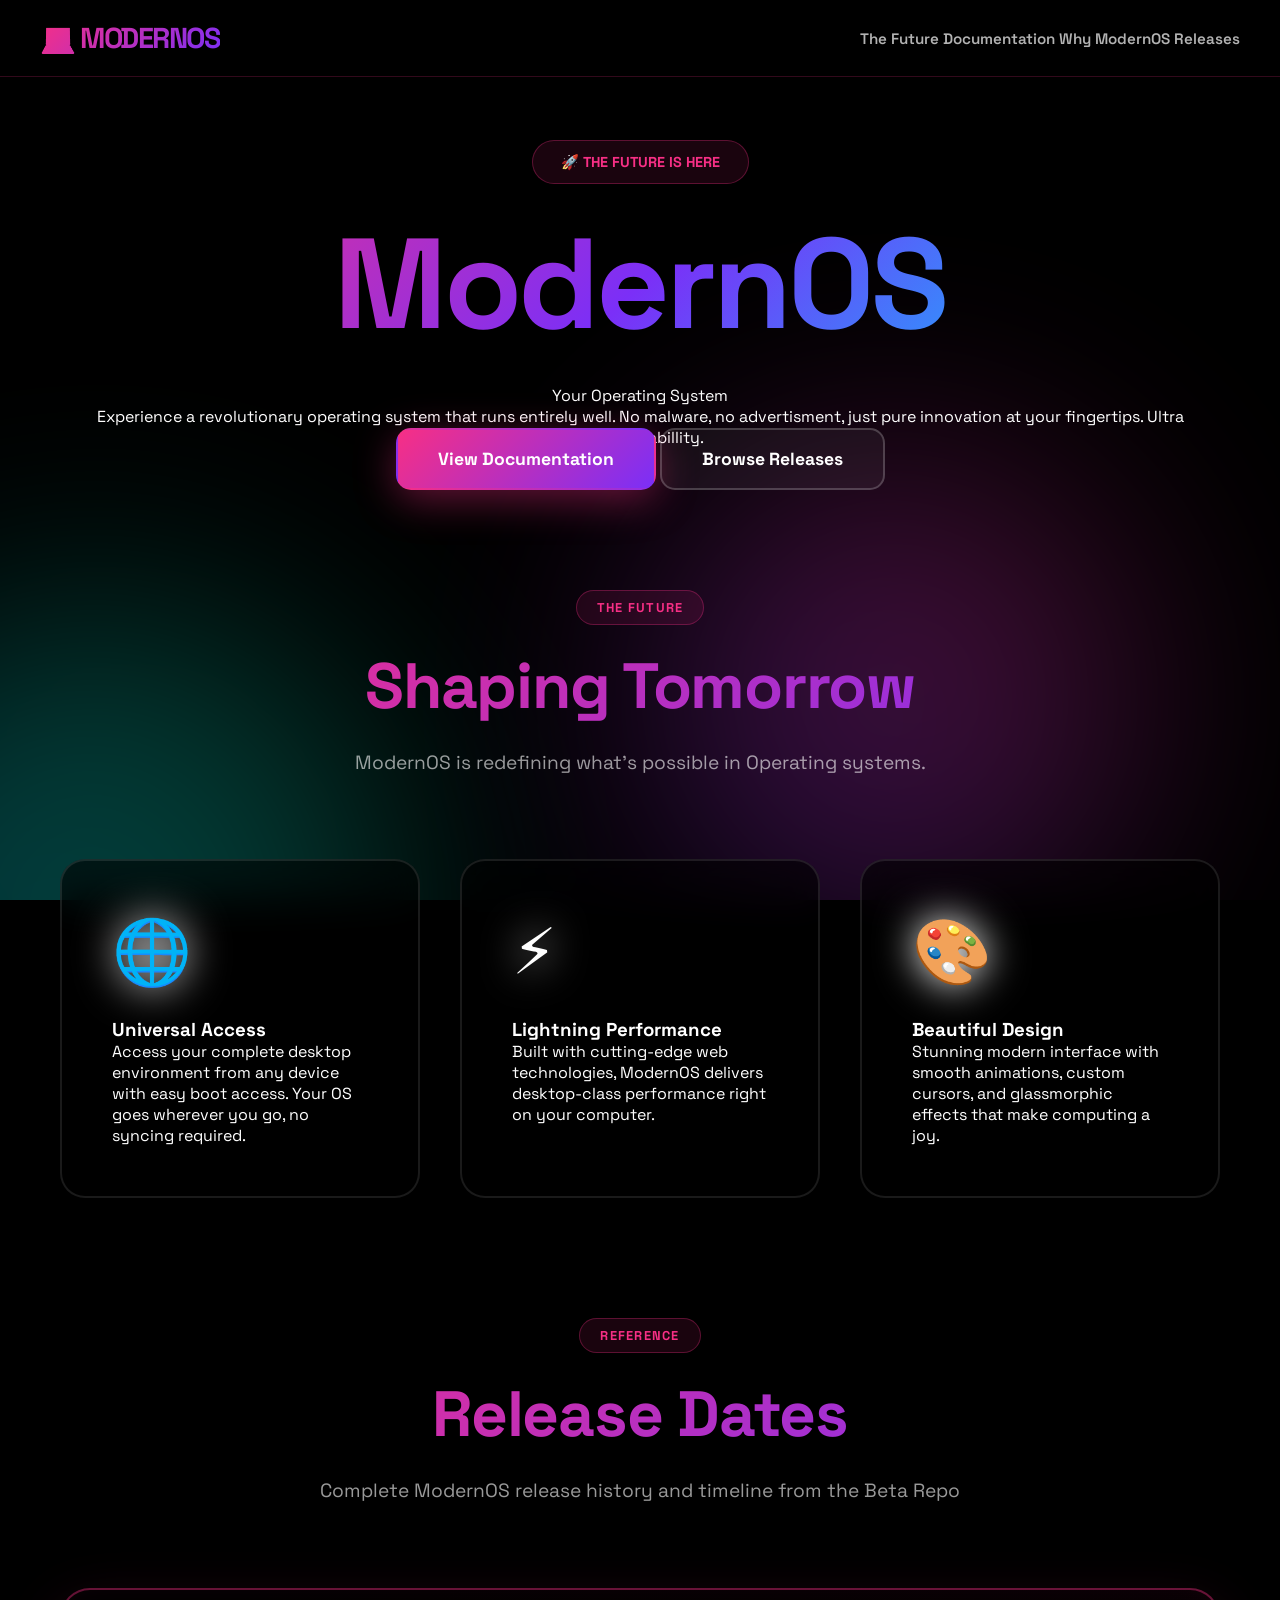
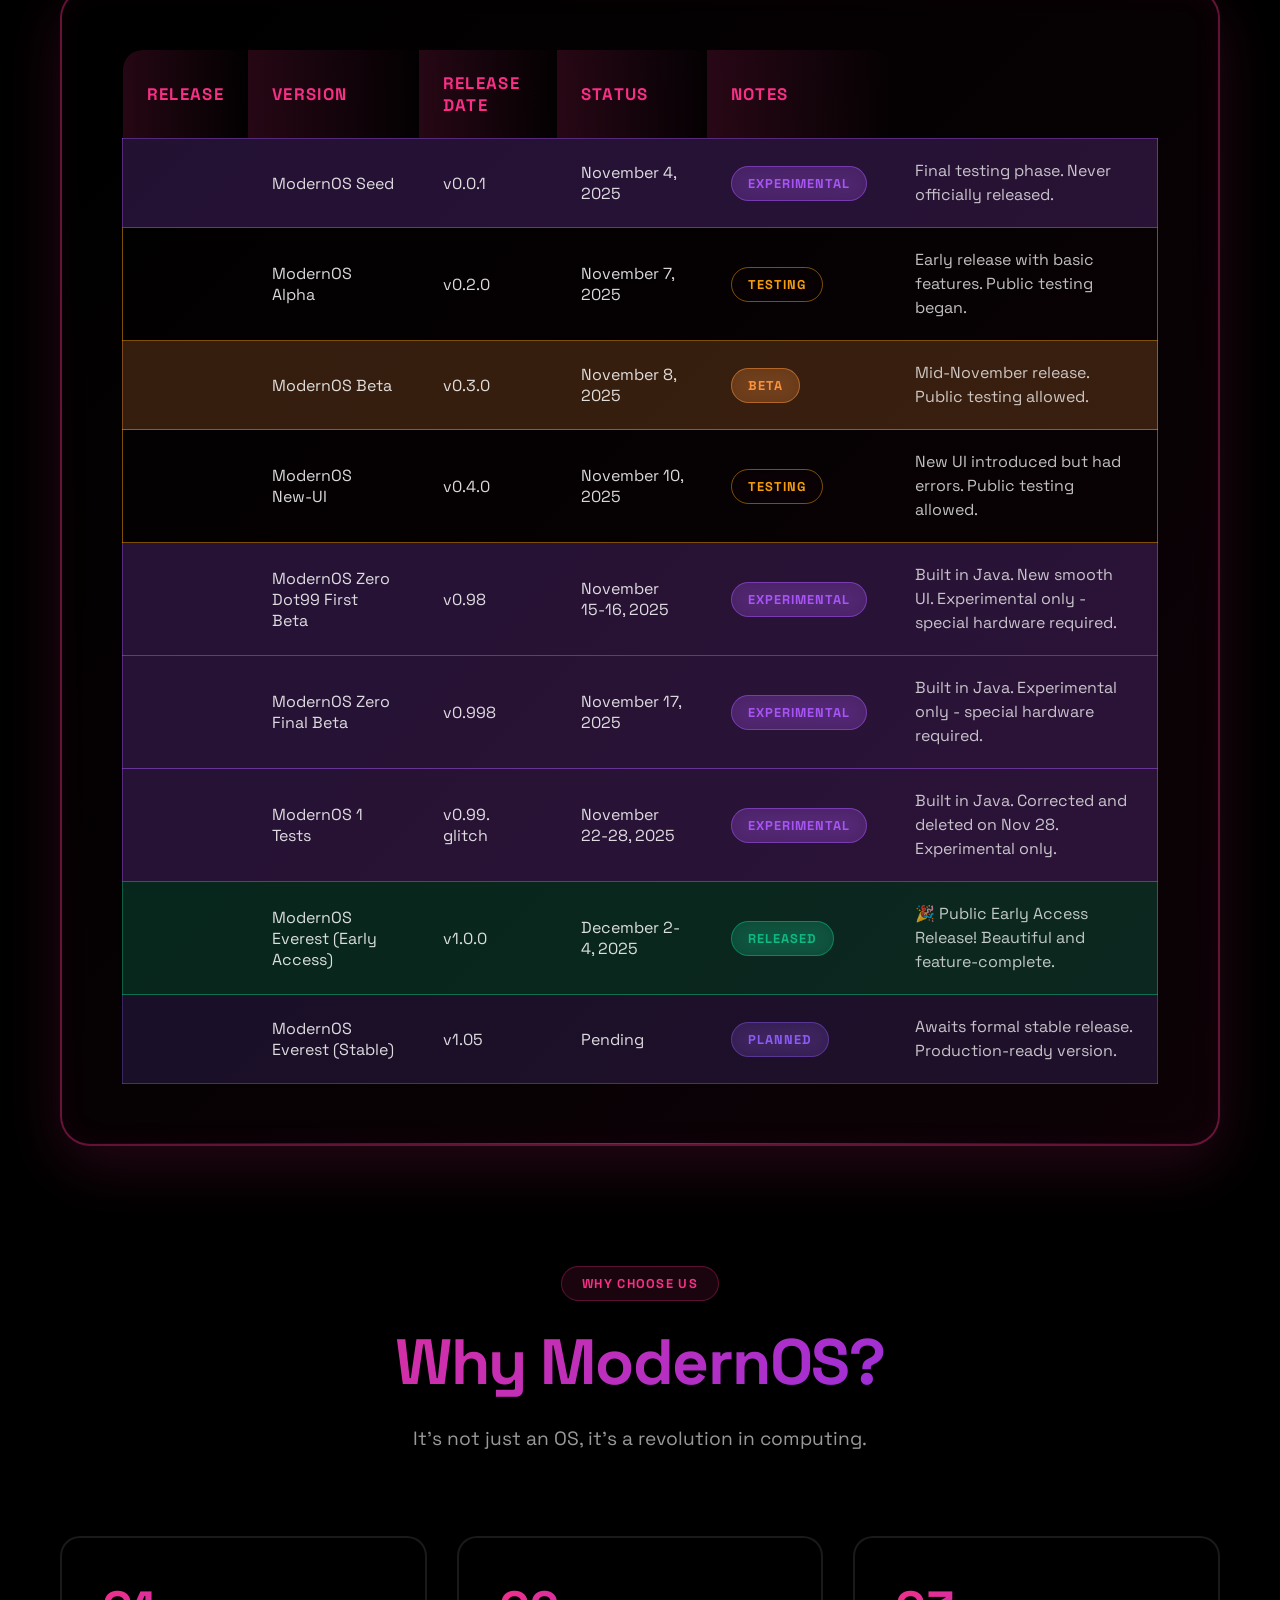
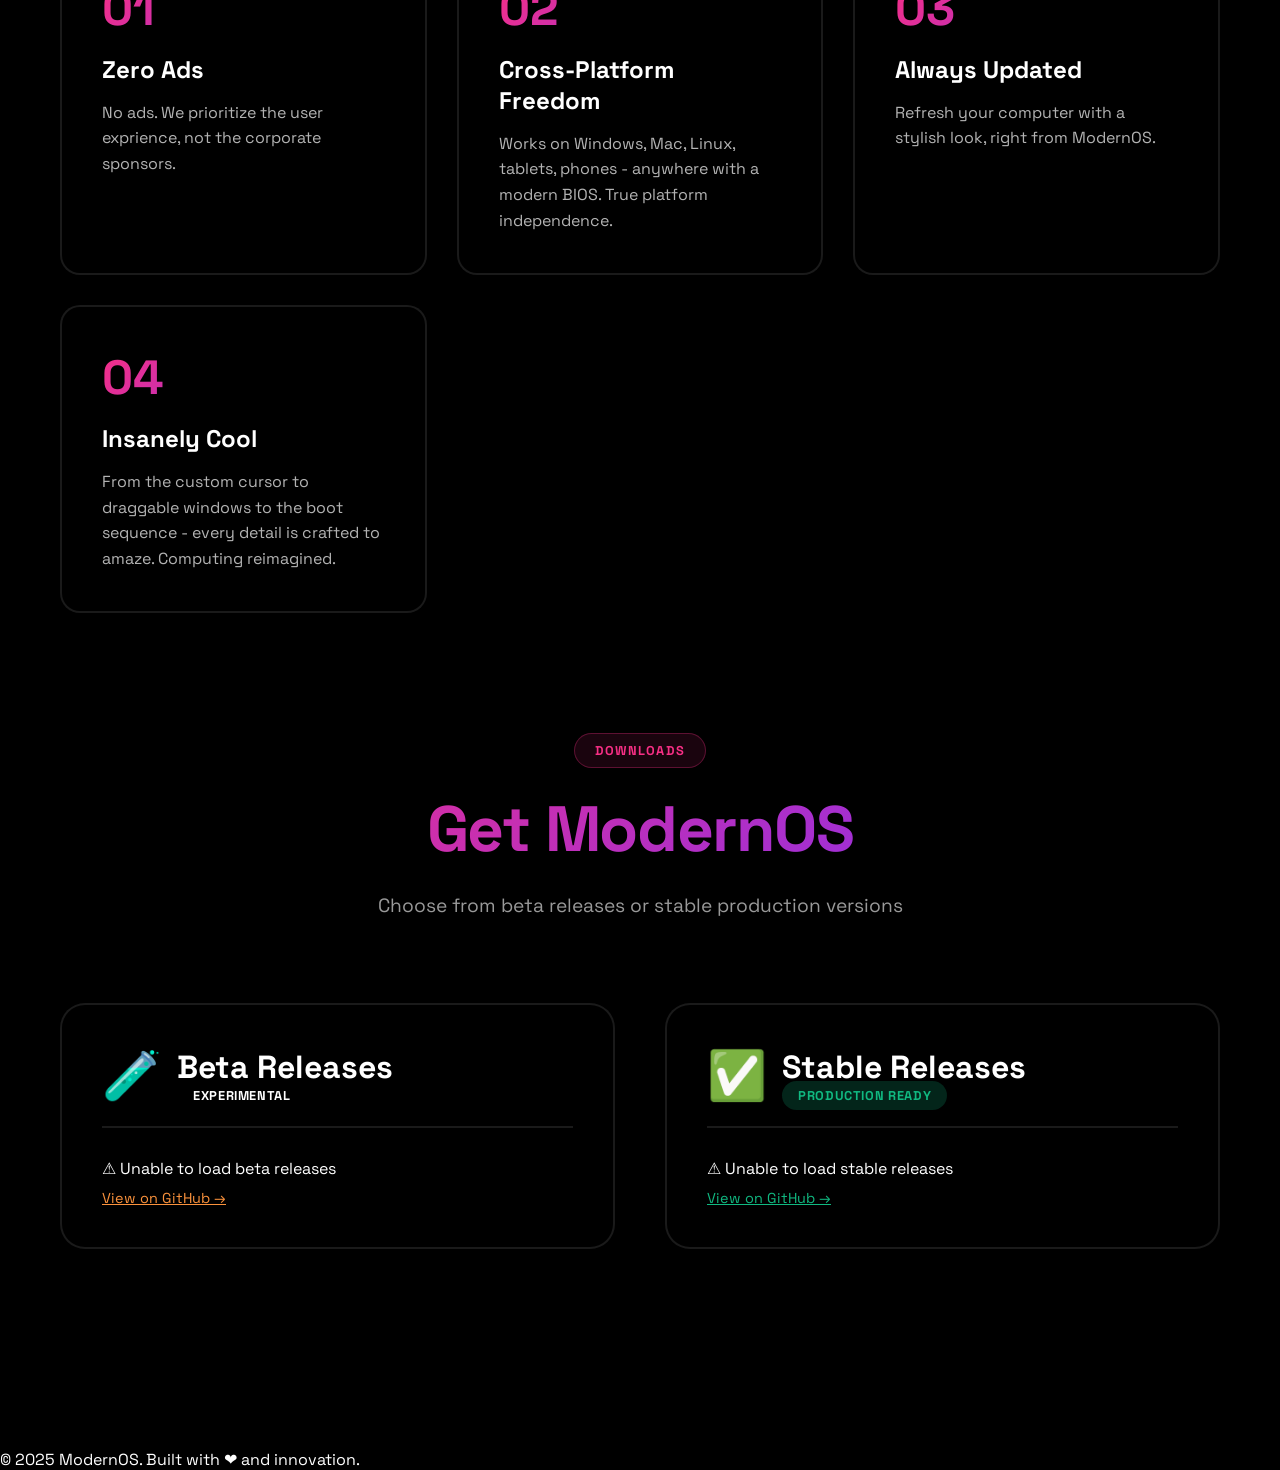
<file: index.html>
<! DOCTYPE html>
<html lang="en">
<head>
    <meta charset="UTF-8">
    <meta name="viewport" content="width=device-width, initial-scale=1.0">
    <title>ModernOS - The Future of C and Flutter Based Operating Systems</title>
    <style>
        @import url('https://fonts.googleapis.com/css2?family=Space+Grotesk:wght@400;500;600;700;800;900&display=swap');

        * {
            margin: 0;
            padding: 0;
            box-sizing: border-box;
        }

        body {
            font-family: 'Space Grotesk', system-ui, sans-serif;
            background: #000000;
            color: white;
            overflow-x: hidden;
        }

        /* Animated background */
        .bg-animation {
            position: fixed;
            width: 100%;
            height: 100%;
            overflow: hidden;
            z-index: 0;
            pointer-events: none;
        }

        .gradient-orb {
            position: absolute;
            border-radius: 50%;
            filter: blur(120px);
            opacity: 0.3;
            animation: float 30s infinite ease-in-out;
        }

        . orb1 {
            width: 700px;
            height: 700px;
            background: linear-gradient(45deg, #f72f85, #a855f7);
            top: -350px;
            right: -200px;
        }

        .orb2 {
            width: 600px;
            height: 600px;
            background: linear-gradient(45deg, #00d4ff, #10b981);
            bottom: -300px;
            left: -200px;
            animation-delay: 10s;
        }

        .orb3 {
            width: 500px;
            height: 500px;
            background: linear-gradient(45deg, #7b2ff7, #f72f85);
            top: 50%;
            left: 50%;
            animation-delay: 20s;
        }

        @keyframes float {
            0%, 100% { transform: translate(0, 0) rotate(0deg); }
            50% { transform: translate(150px, -150px) rotate(180deg); }
        }

        /* Header */
        .header {
            position: fixed;
            top: 0;
            left: 0;
            right: 0;
            z-index: 1000;
            background: rgba(0, 0, 0, 0. 8);
            backdrop-filter: blur(20px);
            border-bottom: 1px solid rgba(247, 47, 133, 0.2);
            padding: 20px 40px;
        }

        .nav {
            max-width: 1400px;
            margin: 0 auto;
            display: flex;
            justify-content: space-between;
            align-items: center;
        }

        .logo {
            font-size: 1.8rem;
            font-weight: 900;
            background: linear-gradient(135deg, #f72f85, #7b2ff7);
            -webkit-background-clip: text;
            -webkit-text-fill-color: transparent;
            letter-spacing: -0.05em;
        }

        . nav-links {
            display: flex;
            gap: 30px;
            align-items: center;
        }

        .nav-link {
            color: rgba(255, 255, 255, 0.7);
            text-decoration: none;
            font-weight: 600;
            font-size: 0.95rem;
            transition: all 0.3s;
        }

        .nav-link:hover {
            color: #f72f85;
        }

        .container {
            position: relative;
            z-index: 1;
            max-width: 1400px;
            margin: 0 auto;
            padding: 140px 60px 80px;
        }

        /* Hero Section */
        .hero {
            text-align: center;
            margin-bottom: 120px;
            animation: fadeInUp 1s ease;
        }

        @keyframes fadeInUp {
            from { opacity: 0; transform: translateY(50px); }
            to { opacity: 1; transform: translateY(0); }
        }

        .hero-badge {
            display: inline-block;
            padding: 12px 28px;
            background: rgba(247, 47, 133, 0.1);
            border: 1px solid rgba(247, 47, 133, 0.3);
            border-radius: 50px;
            color: #f72f85;
            font-size: 0.9rem;
            font-weight: 700;
            margin-bottom: 30px;
            animation: fadeInUp 1s ease 0.2s backwards;
        }

        h1 {
            font-size: 8em;
            font-weight: 900;
            background: linear-gradient(135deg, #f72f85 0%, #7b2ff7 50%, #00d4ff 100%);
            -webkit-background-clip: text;
            -webkit-text-fill-color: transparent;
            margin-bottom: 30px;
            letter-spacing: -0.03em;
            line-height: 1.1;
            animation: fadeInUp 1s ease 0.3s backwards, textGlow 3s ease-in-out infinite;
        }

        @keyframes textGlow {
            0%, 100% { filter: brightness(1) drop-shadow(0 0 40px rgba(247, 47, 133, 0.6)); }
            50% { filter: brightness(1.3) drop-shadow(0 0 60px rgba(247, 47, 133, 0.9)); }
        }

        . tagline {
            color: #a0a0ff;
            font-size: 2em;
            margin-bottom: 40px;
            letter-spacing: 2px;
            font-weight: 700;
            animation: fadeInUp 1s ease 0.4s backwards;
        }

        . hero-description {
            color: rgba(255, 255, 255, 0.7);
            font-size: 1.3em;
            max-width: 800px;
            margin: 0 auto 60px;
            line-height: 1.8;
            animation: fadeInUp 1s ease 0.5s backwards;
        }

        . hero-buttons {
            display: flex;
            gap: 20px;
            justify-content: center;
            flex-wrap: wrap;
            animation: fadeInUp 1s ease 0.6s backwards;
        }

        .hero-btn {
            padding: 18px 40px;
            font-size: 1.1rem;
            font-weight: 700;
            text-decoration: none;
            border-radius: 15px;
            transition: all 0.3s;
            border: 2px solid;
            cursor: pointer;
        }

        .btn-primary {
            background: linear-gradient(135deg, #f72f85, #7b2ff7);
            color: white;
            border-color: transparent;
            box-shadow: 0 10px 40px rgba(247, 47, 133, 0.4);
        }

        .btn-primary:hover {
            transform: translateY(-5px);
            box-shadow: 0 15px 50px rgba(247, 47, 133, 0.6);
        }

        .btn-secondary {
            background: rgba(255, 255, 255, 0.05);
            color: white;
            border-color: rgba(255, 255, 255, 0.2);
            backdrop-filter: blur(10px);
        }

        .btn-secondary:hover {
            background: rgba(255, 255, 255, 0.1);
            border-color: #f72f85;
        }

        /* Section Titles */
        .section {
            margin-bottom: 120px;
            animation: fadeInUp 1s ease;
        }

        .section-header {
            text-align: center;
            margin-bottom: 80px;
        }

        .section-badge {
            display: inline-block;
            padding: 8px 20px;
            background: rgba(247, 47, 133, 0.1);
            border: 1px solid rgba(247, 47, 133, 0.3);
            border-radius: 50px;
            color: #f72f85;
            font-size: 0.8rem;
            font-weight: 700;
            margin-bottom: 20px;
            text-transform: uppercase;
            letter-spacing: 0.1em;
        }

        .section-title {
            font-size: 4em;
            font-weight: 900;
            background: linear-gradient(135deg, #f72f85, #7b2ff7);
            -webkit-background-clip: text;
            -webkit-text-fill-color: transparent;
            margin-bottom: 20px;
            letter-spacing: -0.02em;
        }

        .section-desc {
            color: rgba(255, 255, 255, 0.6);
            font-size: 1.2em;
            max-width: 700px;
            margin: 0 auto;
            line-height: 1.7;
        }

        /* Features Grid */
        .features-grid {
            display: grid;
            grid-template-columns: repeat(auto-fit, minmax(350px, 1fr));
            gap: 40px;
        }

        .feature-card {
            background: rgba(0, 0, 0, 0.6);
            border: 2px solid rgba(255, 255, 255, 0.1);
            border-radius: 25px;
            padding: 50px;
            backdrop-filter: blur(20px);
            transition: all 0.4s cubic-bezier(0.4, 0, 0.2, 1);
            position: relative;
            overflow: hidden;
        }

        .feature-card::before {
            content: '';
            position: absolute;
            top: 0;
            left: 0;
            right: 0;
            height: 3px;
            background: linear-gradient(90deg, transparent, var(--color), transparent);
            opacity: 0;
            transition: opacity 0. 4s;
        }

        . feature-card:hover::before {
            opacity: 1;
        }

        .feature-card:nth-child(1) { --color: #f72f85; }
        .feature-card:nth-child(2) { --color: #7b2ff7; }
        .feature-card:nth-child(3) { --color: #00d4ff; }

        .feature-card:hover {
            transform: translateY(-15px);
            background: rgba(0, 0, 0, 0.8);
            border-color: var(--color);
            box-shadow: 0 20px 60px rgba(0, 0, 0, 0.5),
                        0 0 40px var(--color);
        }

        .feature-icon {
            font-size: 4em;
            margin-bottom: 25px;
            filter: drop-shadow(0 0 20px currentColor);
        }

        . feature-title {
            font-size: 2em;
            font-weight: 800;
            margin-bottom: 20px;
            letter-spacing: -0.02em;
        }

        . feature-text {
            color: rgba(255, 255, 255, 0.7);
            font-size: 1.1em;
            line-height: 1.7;
        }

        /* Documentation Section - Enhanced */
        .docs-container {
            background: linear-gradient(135deg, rgba(0, 0, 0, 0.7) 0%, rgba(247, 47, 133, 0.05) 100%);
            border: 2px solid rgba(247, 47, 133, 0.4);
            border-radius: 30px;
            padding: 60px;
            backdrop-filter: blur(25px);
            overflow: hidden;
            box-shadow: 0 20px 60px rgba(247, 47, 133, 0.15), inset 0 0 30px rgba(247, 47, 133, 0.05);
            position: relative;
        }

        .docs-container::before {
            content: '';
            position: absolute;
            top: -50%;
            right: -50%;
            width: 200%;
            height: 200%;
            background: radial-gradient(circle, rgba(247, 47, 133, 0. 1) 0%, transparent 70%);
            animation: docGlow 8s ease-in-out infinite;
            pointer-events: none;
        }

        @keyframes docGlow {
            0%, 100% { transform: translate(0, 0) scale(1); }
            50% { transform: translate(50px, -50px) scale(1.1); }
        }

        . docs-wrapper {
            position: relative;
            z-index: 1;
            overflow-x: auto;
        }

        .docs-table {
            width: 100%;
            border-collapse: collapse;
            min-width: 700px;
        }

        . docs-table thead {
            background: linear-gradient(90deg, rgba(247, 47, 133, 0.25) 0%, rgba(123, 47, 247, 0.2) 100%);
            border-bottom: 2px solid rgba(247, 47, 133, 0.4);
            position: relative;
        }

        .docs-table thead::after {
            content: '';
            position: absolute;
            bottom: 0;
            left: 0;
            right: 0;
            height: 1px;
            background: linear-gradient(90deg, transparent, rgba(247, 47, 133, 0.6), transparent);
        }

        .docs-table th {
            padding: 22px 24px;
            text-align: left;
            font-weight: 800;
            font-size: 1.05em;
            background: linear-gradient(90deg, rgba(247, 47, 133, 0.15) 0%, transparent 100%);
            color: #f72f85;
            letter-spacing: 0.08em;
            text-transform: uppercase;
            position: relative;
        }

        .docs-table th:first-child {
            border-radius: 20px 0 0 0;
        }

        .docs-table th:last-child {
            border-radius: 0 20px 0 0;
        }

        . docs-table tbody tr {
            border-bottom: 1px solid rgba(255, 255, 255, 0.08);
            transition: all 0.4s cubic-bezier(0.4, 0, 0.2, 1);
            position: relative;
        }

        .docs-table tbody tr::before {
            content: '';
            position: absolute;
            left: 0;
            top: 0;
            height: 100%;
            width: 4px;
            background: var(--status-color, #f72f85);
            opacity: 0;
            transition: opacity 0. 3s;
        }

        . docs-table tbody tr:hover::before {
            opacity: 1;
        }

        .docs-table tbody tr:hover {
            background: linear-gradient(90deg, rgba(247, 47, 133, 0.15) 0%, transparent 100%);
            border-color: rgba(247, 47, 133, 0.4);
            box-shadow: inset 0 0 20px rgba(247, 47, 133, 0.1);
        }

        .docs-table tbody tr:hover td {
            color: white;
        }

        .docs-table td {
            padding: 20px 24px;
            color: rgba(255, 255, 255, 0.85);
            font-size: 1em;
            transition: color 0.3s;
        }

        .docs-table . col-feature {
            font-weight: 750;
            color: #00d4ff;
            letter-spacing: 0.02em;
        }

        . docs-table .col-date {
            color: #a0a0ff;
            font-weight: 600;
        }

        .docs-table .col-description {
            max-width: 350px;
            color: rgba(255, 255, 255, 0.75);
            line-height: 1.5;
        }

        .docs-table .col-status {
            display: inline-block;
            padding: 8px 16px;
            border-radius: 20px;
            font-size: 0.8em;
            font-weight: 800;
            text-transform: uppercase;
            letter-spacing: 0.08em;
            transition: all 0.3s;
            backdrop-filter: blur(10px);
        }

        .docs-table .col-status:hover {
            transform: scale(1.05);
            box-shadow: 0 5px 20px var(--status-color, #f72f85);
        }

        .status-released {
            --status-color: #10b981;
            background: rgba(16, 185, 129, 0.2);
            color: #10b981;
            border: 1px solid rgba(16, 185, 129, 0.5);
        }

        .status-testing {
            --status-color: #f59e0b;
            background: rgba(245, 158, 11, 0. 2);
            color: #f59e0b;
            border: 1px solid rgba(245, 158, 11, 0.5);
        }

        .status-beta {
            --status-color: #fb923c;
            background: rgba(251, 146, 60, 0.2);
            color: #fb923c;
            border: 1px solid rgba(251, 146, 60, 0.5);
        }

        .status-experimental {
            --status-color: #a855f7;
            background: rgba(168, 85, 247, 0.2);
            color: #a855f7;
            border: 1px solid rgba(168, 85, 247, 0.5);
        }

        .status-planned {
            --status-color: #8b5cf6;
            background: rgba(139, 92, 246, 0.15);
            color: #8b5cf6;
            border: 1px solid rgba(139, 92, 246, 0.4);
        }

        .docs-table tbody tr. status-released::before { --status-color: #10b981; }
        .docs-table tbody tr.status-testing::before { --status-color: #f59e0b; }
        .docs-table tbody tr.status-beta::before { --status-color: #fb923c; }
        .docs-table tbody tr.status-experimental::before { --status-color: #a855f7; }
        .docs-table tbody tr.status-planned::before { --status-color: #8b5cf6; }

        .docs-scrollbar::-webkit-scrollbar {
            height: 8px;
        }

        .docs-scrollbar::-webkit-scrollbar-track {
            background: rgba(255, 255, 255, 0.05);
            border-radius: 10px;
        }

        . docs-scrollbar::-webkit-scrollbar-thumb {
            background: linear-gradient(180deg, #f72f85, #7b2ff7);
            border-radius: 10px;
            transition: background 0.3s;
        }

        .docs-scrollbar::-webkit-scrollbar-thumb:hover {
            background: linear-gradient(180deg, #f72f85, #00d4ff);
        }

        .docs-empty {
            text-align: center;
            padding: 80px 40px;
            color: rgba(255, 255, 255, 0.5);
        }

        .docs-empty-icon {
            font-size: 5em;
            margin-bottom: 20px;
            opacity: 0.6;
            animation: float 3s ease-in-out infinite;
        }

        . docs-empty-text {
            font-size: 1.3em;
            margin-bottom: 10px;
            font-weight: 600;
        }

        .docs-empty-subtext {
            font-size: 1em;
            opacity: 0.7;
        }

        /* Releases Section */
        .releases-container {
            display: grid;
            grid-template-columns: repeat(auto-fit, minmax(500px, 1fr));
            gap: 50px;
        }

        .release-column {
            background: rgba(0, 0, 0, 0.6);
            border: 2px solid rgba(255, 255, 255, 0.1);
            border-radius: 25px;
            padding: 40px;
            backdrop-filter: blur(20px);
        }

        .release-column. beta {
            border-color: rgba(251, 146, 60, 0.3);
        }

        .release-column. stable {
            border-color: rgba(16, 185, 129, 0.3);
        }

        .release-header {
            display: flex;
            align-items: center;
            gap: 15px;
            margin-bottom: 30px;
            padding-bottom: 20px;
            border-bottom: 2px solid rgba(255, 255, 255, 0.1);
        }

        .release-icon {
            font-size: 3em;
        }

        .release-title {
            font-size: 2em;
            font-weight: 800;
        }

        .release-badge {
            padding: 6px 16px;
            border-radius: 50px;
            font-size: 0.8rem;
            font-weight: 700;
            text-transform: uppercase;
            letter-spacing: 0.05em;
        }

        . badge-beta {
            background: rgba(251, 146, 60, 0.2);
            color: #fb923c;
            border: 1px solid rgba(251, 146, 60, 0.3);
        }

        .badge-stable {
            background: rgba(16, 185, 129, 0.2);
            color: #10b981;
            border: 1px solid rgba(16, 185, 129, 0. 3);
        }

        . releases-list {
            max-height: 500px;
            overflow-y: auto;
            padding-right: 10px;
        }

        . releases-list::-webkit-scrollbar {
            width: 8px;
        }

        .releases-list::-webkit-scrollbar-track {
            background: rgba(255, 255, 255, 0.05);
            border-radius: 10px;
        }

        .releases-list::-webkit-scrollbar-thumb {
            background: linear-gradient(180deg, #f72f85, #7b2ff7);
            border-radius: 10px;
        }

        .release-item {
            background: rgba(255, 255, 255, 0.03);
            border: 1px solid rgba(255, 255, 255, 0.1);
            border-radius: 15px;
            padding: 20px;
            margin-bottom: 15px;
            transition: all 0.3s;
            cursor: pointer;
        }

        .release-item:hover {
            background: rgba(255, 255, 255, 0.08);
            border-color: var(--hover-color);
            transform: translateX(10px);
        }

        . release-column.beta .release-item {
            --hover-color: #fb923c;
        }

        .release-column.stable .release-item {
            --hover-color: #10b981;
        }

        .release-name {
            font-size: 1.3em;
            font-weight: 700;
            margin-bottom: 8px;
            color: white;
        }

        .release-date {
            font-size: 0.9em;
            color: rgba(255, 255, 255, 0.5);
            margin-bottom: 10px;
        }

        . release-desc {
            font-size: 0.95em;
            color: rgba(255, 255, 255, 0.7);
            line-height: 1. 6;
        }

        . loading {
            text-align: center;
            padding: 40px;
            color: rgba(255, 255, 255, 0.5);
            font-size: 1.1em;
        }

        . loading-spinner {
            display: inline-block;
            width: 40px;
            height: 40px;
            border: 4px solid rgba(247, 47, 133, 0.3);
            border-top-color: #f72f85;
            border-radius: 50%;
            animation: spin 1s linear infinite;
            margin-bottom: 15px;
        }

        @keyframes spin {
            to { transform: rotate(360deg); }
        }

        /* Why ModernOS Section */
        .reasons-grid {
            display: grid;
            grid-template-columns: repeat(auto-fit, minmax(300px, 1fr));
            gap: 30px;
        }

        .reason-card {
            background: rgba(0, 0, 0, 0.6);
            border: 2px solid rgba(255, 255, 255, 0.1);
            border-radius: 20px;
            padding: 40px;
            backdrop-filter: blur(20px);
            transition: all 0.3s;
        }

        .reason-card:hover {
            transform: translateY(-10px);
            border-color: #f72f85;
            box-shadow: 0 15px 40px rgba(247, 47, 133, 0.3);
        }

        .reason-number {
            font-size: 3em;
            font-weight: 900;
            background: linear-gradient(135deg, #f72f85, #7b2ff7);
            -webkit-background-clip: text;
            -webkit-text-fill-color: transparent;
            margin-bottom: 15px;
        }

        .reason-title {
            font-size: 1.5em;
            font-weight: 700;
            margin-bottom: 15px;
        }

        .reason-text {
            color: rgba(255, 255, 255, 0.7);
            line-height: 1.6;
        }

        /* Footer */
        . footer {
            text-align: center;
            padding: 60px 40px;
            border-top: 1px solid rgba(247, 47, 133, 0.2);
            color: rgba(255, 255, 255, 0.5);
            font-size: 0.9rem;
        }

        @media (max-width: 1200px) {
            h1 { font-size: 6em; }
            . section-title { font-size: 3em; }
            .releases-container {
                grid-template-columns: 1fr;
            }
        }

        @media (max-width: 768px) {
            .container { padding: 120px 30px 60px; }
            h1 { font-size: 4em; }
            .tagline { font-size: 1.5em; }
            .hero-buttons { flex-direction: column; }
            .hero-btn { width: 100%; }
            .features-grid,
            .reasons-grid,
            .releases-container {
                grid-template-columns: 1fr;
            }
            .docs-container {
                padding: 40px 20px;
            }
            .docs-table th,
            .docs-table td {
                padding: 15px 12px;
                font-size: 0.9em;
            }
            .docs-table . col-description {
                max-width: 200px;
            }
            .docs-table .col-status {
                padding: 6px 10px;
                font-size: 0.75em;
            }
        }
    </style>
</head>
<body>
    <div class="bg-animation">
        <div class="gradient-orb orb1"></div>
        <div class="gradient-orb orb2"></div>
        <div class="gradient-orb orb3"></div>
    </div>

    <header class="header">
        <nav class="nav">
            <div class="logo">💻 MODERNOS</div>
            <div class="nav-links">
                <a href="#future" class="nav-link">The Future</a>
                <a href="#docs" class="nav-link">Documentation</a>
                <a href="#why" class="nav-link">Why ModernOS</a>
                <a href="#releases" class="nav-link">Releases</a>
            </div>
        </nav>
    </header>

    <div class="container">
        <!-- Hero Section -->
        <div class="hero">
            <div class="hero-badge">🚀 THE FUTURE IS HERE</div>
            <h1>ModernOS</h1>
            <p class="tagline">Your Operating System</p>
            <p class="hero-description">
                Experience a revolutionary operating system that runs entirely well.  No malware, no advertisment, just pure innovation at your fingertips.  Ultra customizabillity. 
            </p>
            <div class="hero-buttons">
                <a href="#docs" class="hero-btn btn-primary">View Documentation</a>
                <a href="#releases" class="hero-btn btn-secondary">Browse Releases</a>
            </div>
        </div>

        <!-- The Future Section -->
        <div class="section" id="future">
            <div class="section-header">
                <div class="section-badge">The Future</div>
                <h2 class="section-title">Shaping Tomorrow</h2>
                <p class="section-desc">
                    ModernOS is redefining what's possible in Operating systems. 
                </p>
            </div>

            <div class="features-grid">
                <div class="feature-card">
                    <div class="feature-icon">🌐</div>
                    <h3 class="feature-title">Universal Access</h3>
                    <p class="feature-text">
                        Access your complete desktop environment from any device with easy boot access.  Your OS goes wherever you go, no syncing required.
                    </p>
                </div>

                <div class="feature-card">
                    <div class="feature-icon">⚡</div>
                    <h3 class="feature-title">Lightning Performance</h3>
                    <p class="feature-text">
                        Built with cutting-edge web technologies, ModernOS delivers desktop-class performance right on your computer. 
                    </p>
                </div>

                <div class="feature-card">
                    <div class="feature-icon">🎨</div>
                    <h3 class="feature-title">Beautiful Design</h3>
                    <p class="feature-text">
                        Stunning modern interface with smooth animations, custom cursors, and glassmorphic effects that make computing a joy.
                    </p>
                </div>
            </div>
        </div>

        <!-- Documentation Section -->
        <div class="section" id="docs">
            <div class="section-header">
                <div class="section-badge">Reference</div>
                <h2 class="section-title">Release Dates</h2>
                <p class="section-desc">
                    Complete ModernOS release history and timeline from the Beta Repo
                </p>
            </div>

            <div class="docs-container">
                <div class="docs-wrapper docs-scrollbar">
                    <table class="docs-table" id="docsTable">
                        <thead>
                            <tr>
                                <th>Release</th>
                                <th>Version</th>
                                <th>Release Date</th>
                                <th>Status</th>
                                <th>Notes</th>
                            </tr>
                        </thead>
                        <tbody id="docsTableBody">
                            <tr>
                                <td colspan="5" style="text-align: center; padding: 40px;">
                                    <div class="docs-empty">
                                        <div class="docs-empty-icon">📚</div>
                                        <div class="docs-empty-text">Loading Release Data...</div>
                                        <div class="docs-empty-subtext">ModernOS Release Timeline</div>
                                    </div>
                                </td>
                            </tr>
                        </tbody>
                    </table>
                </div>
            </div>
        </div>

        <!-- Why ModernOS Section -->
        <div class="section" id="why">
            <div class="section-header">
                <div class="section-badge">Why Choose Us</div>
                <h2 class="section-title">Why ModernOS?</h2>
                <p class="section-desc">
                    It's not just an OS, it's a revolution in computing. 
                </p>
            </div>

            <div class="reasons-grid">
                <div class="reason-card">
                    <div class="reason-number">01</div>
                    <h3 class="reason-title">Zero Ads</h3>
                    <p class="reason-text">
                        No ads.  We prioritize the user exprience, not the corporate sponsors.
                    </p>
                </div>

                <div class="reason-card">
                    <div class="reason-number">02</div>
                    <h3 class="reason-title">Cross-Platform Freedom</h3>
                    <p class="reason-text">
                        Works on Windows, Mac, Linux, tablets, phones - anywhere with a modern BIOS.  True platform independence.
                    </p>
                </div>

                <div class="reason-card">
                    <div class="reason-number">03</div>
                    <h3 class="reason-title">Always Updated</h3>
                    <p class="reason-text">
                        Refresh your computer with a stylish look, right from ModernOS. 
                    </p>
                </div>

                <div class="reason-card">
                    <div class="reason-number">04</div>
                    <h3 class="reason-title">Insanely Cool</h3>
                    <p class="reason-text">
                        From the custom cursor to draggable windows to the boot sequence - every detail is crafted to amaze.  Computing reimagined.
                    </p>
                </div>
            </div>
        </div>

        <!-- Releases Section -->
        <div class="section" id="releases">
            <div class="section-header">
                <div class="section-badge">Downloads</div>
                <h2 class="section-title">Get ModernOS</h2>
                <p class="section-desc">
                    Choose from beta releases or stable production versions
                </p>
            </div>

            <div class="releases-container">
                <!-- Beta Releases -->
                <div class="release-column beta">
                    <div class="release-header">
                        <div class="release-icon">🧪</div>
                        <div style="flex: 1;">
                            <h3 class="release-title">Beta Releases</h3>
                            <span class="release-badge badge-beta">Experimental</span>
                        </div>
                    </div>
                    <div class="releases-list" id="betaReleases">
                        <div class="loading">
                            <div class="loading-spinner"></div>
                            <div>Loading beta releases from GitHub... </div>
                        </div>
                    </div>
                </div>

                <!-- Stable Releases -->
                <div class="release-column stable">
                    <div class="release-header">
                        <div class="release-icon">✅</div>
                        <div style="flex: 1;">
                            <h3 class="release-title">Stable Releases</h3>
                            <span class="release-badge badge-stable">Production Ready</span>
                        </div>
                    </div>
                    <div class="releases-list" id="stableReleases">
                        <div class="loading">
                            <div class="loading-spinner"></div>
                            <div>Loading stable releases from GitHub...</div>
                        </div>
                    </div>
                </div>
            </div>
        </div>
    </div>

    <footer class="footer">
        <p>© 2025 ModernOS. Built with ❤️ and innovation.</p>
    </footer>

    <script>
        // Release documentation data
        const releaseData = [
            {
                release: "ModernOS Seed",
                version: "v0.0.1",
                date: "November 4, 2025",
                status: "experimental",
                notes: "Final testing phase. Never officially released."
            },
            {
                release: "ModernOS Alpha",
                version: "v0.2.0",
                date: "November 7, 2025",
                status: "testing",
                notes: "Early release with basic features. Public testing began."
            },
            {
                release: "ModernOS Beta",
                version: "v0.3.0",
                date: "November 8, 2025",
                status: "beta",
                notes: "Mid-November release. Public testing allowed."
            },
            {
                release: "ModernOS New-UI",
                version: "v0.4.0",
                date: "November 10, 2025",
                status: "testing",
                notes: "New UI introduced but had errors. Public testing allowed."
            },
            {
                release: "ModernOS Zero Dot99 First Beta",
                version: "v0.98",
                date: "November 15-16, 2025",
                status: "experimental",
                notes: "Built in Java. New smooth UI. Experimental only - special hardware required."
            },
            {
                release: "ModernOS Zero Final Beta",
                version: "v0.998",
                date: "November 17, 2025",
                status: "experimental",
                notes: "Built in Java.  Experimental only - special hardware required."
            },
            {
                release: "ModernOS 1 Tests",
                version: "v0.99. glitch",
                date: "November 22-28, 2025",
                status: "experimental",
                notes: "Built in Java. Corrected and deleted on Nov 28. Experimental only."
            },
            {
                release: "ModernOS Everest (Early Access)",
                version: "v1.0.0",
                date: "December 2-4, 2025",
                status: "released",
                notes: "🎉 Public Early Access Release! Beautiful and feature-complete."
            },
            {
                release: "ModernOS Everest (Stable)",
                version: "v1.05",
                date: "Pending",
                status: "planned",
                notes: "Awaits formal stable release. Production-ready version."
            }
        ];

        function updateDocumentationTable() {
            const tbody = document.getElementById('docsTableBody');
            
            tbody.innerHTML = releaseData.map(release => {
                let statusClass = `status-${release.status}`;
                let statusText = release.status. charAt(0).toUpperCase() + release.status.slice(1);
                
                return `
                    <tr class="${statusClass}">
                        <td><span class="col-feature">${release.release}</span></td>
                        <td>${release.version}</td>
                        <td><span class="col-date">${release.date}</span></td>
                        <td><span class="col-status ${statusClass}">${statusText}</span></td>
                        <td><span class="col-description">${release.notes}</span></td>
                    </tr>
                `;
            }).join('');
        }

        // Fetch GitHub releases
        async function fetchGitHubReleases(repo) {
            try {
                const response = await fetch(`https://api.github.com/repos/${repo}/releases`);
                if (!response.ok) throw new Error('Failed to fetch');
                return await response.json();
            } catch (error) {
                console.error(`Error fetching ${repo}:`, error);
                return null;
            }
        }

        function formatDate(dateString) {
            const date = new Date(dateString);
            return date.toLocaleDateString('en-US', { 
                year: 'numeric', 
                month: 'long', 
                day: 'numeric' 
            });
        }

        function createReleaseItem(release) {
            const description = release.body ?  
                release.body.substring(0, 150) + (release.body.length > 150 ? '...' : '') : 
                'No description available';

            return `
                <div class="release-item" onclick="window.open('${release.html_url}', '_blank')">
                    <div class="release-name">${release.name || release.tag_name}</div>
                    <div class="release-date">📅 ${formatDate(release. published_at)}</div>
                    <div class="release-desc">${description}</div>
                </div>
            `;
        }

        async function loadReleases() {
            // Load Beta Releases
            const betaContainer = document.getElementById('betaReleases');
            const betaReleases = await fetchGitHubReleases('A-Proof/ModernOS-Old');
            
            if (betaReleases && betaReleases.length > 0) {
                betaContainer.innerHTML = betaReleases.map(release => createReleaseItem(release)).join('');
            } else {
                betaContainer. innerHTML = `
                    <div class="loading">
                        <p>⚠️ Unable to load beta releases</p>
                        <p style="font-size: 0.9em; margin-top: 10px;">
                            <a href="https://github.com/A-Proof/ModernOS-Old/releases" 
                               target="_blank" 
                               style="color: #fb923c;">
                                View on GitHub →
                            </a>
                        </p>
                    </div>
                `;
            }

            // Load Stable Releases
            const stableContainer = document. getElementById('stableReleases');
            const stableReleases = await fetchGitHubReleases('A-Proof/ModernOS-Cortex');
            
            if (stableReleases && stableReleases.length > 0) {
                stableContainer. innerHTML = stableReleases. map(release => createReleaseItem(release)).join('');
            } else {
                stableContainer.innerHTML = `
                    <div class="loading">
                        <p>⚠️ Unable to load stable releases</p>
                        <p style="font-size: 0.9em; margin-top: 10px;">
                            <a href="https://github.com/A-Proof/ModernOS-Cortex/releases" 
                               target="_blank" 
                               style="color: #10b981;">
                                View on GitHub →
                            </a>
                        </p>
                    </div>
                `;
            }
        }

        // Initialize documentation on page load
        document.addEventListener('DOMContentLoaded', function() {
            updateDocumentationTable();
            loadReleases();
        });

        // Smooth scroll
        document.querySelectorAll('a[href^="#"]').forEach(anchor => {
            anchor.addEventListener('click', function (e) {
                e.preventDefault();
                const target = document.querySelector(this.getAttribute('href'));
                if (target) {
                    target.scrollIntoView({
                        behavior: 'smooth',
                        block: 'start'
                    });
                }
            });
        });
    </script>
</body>
</html>
</file>
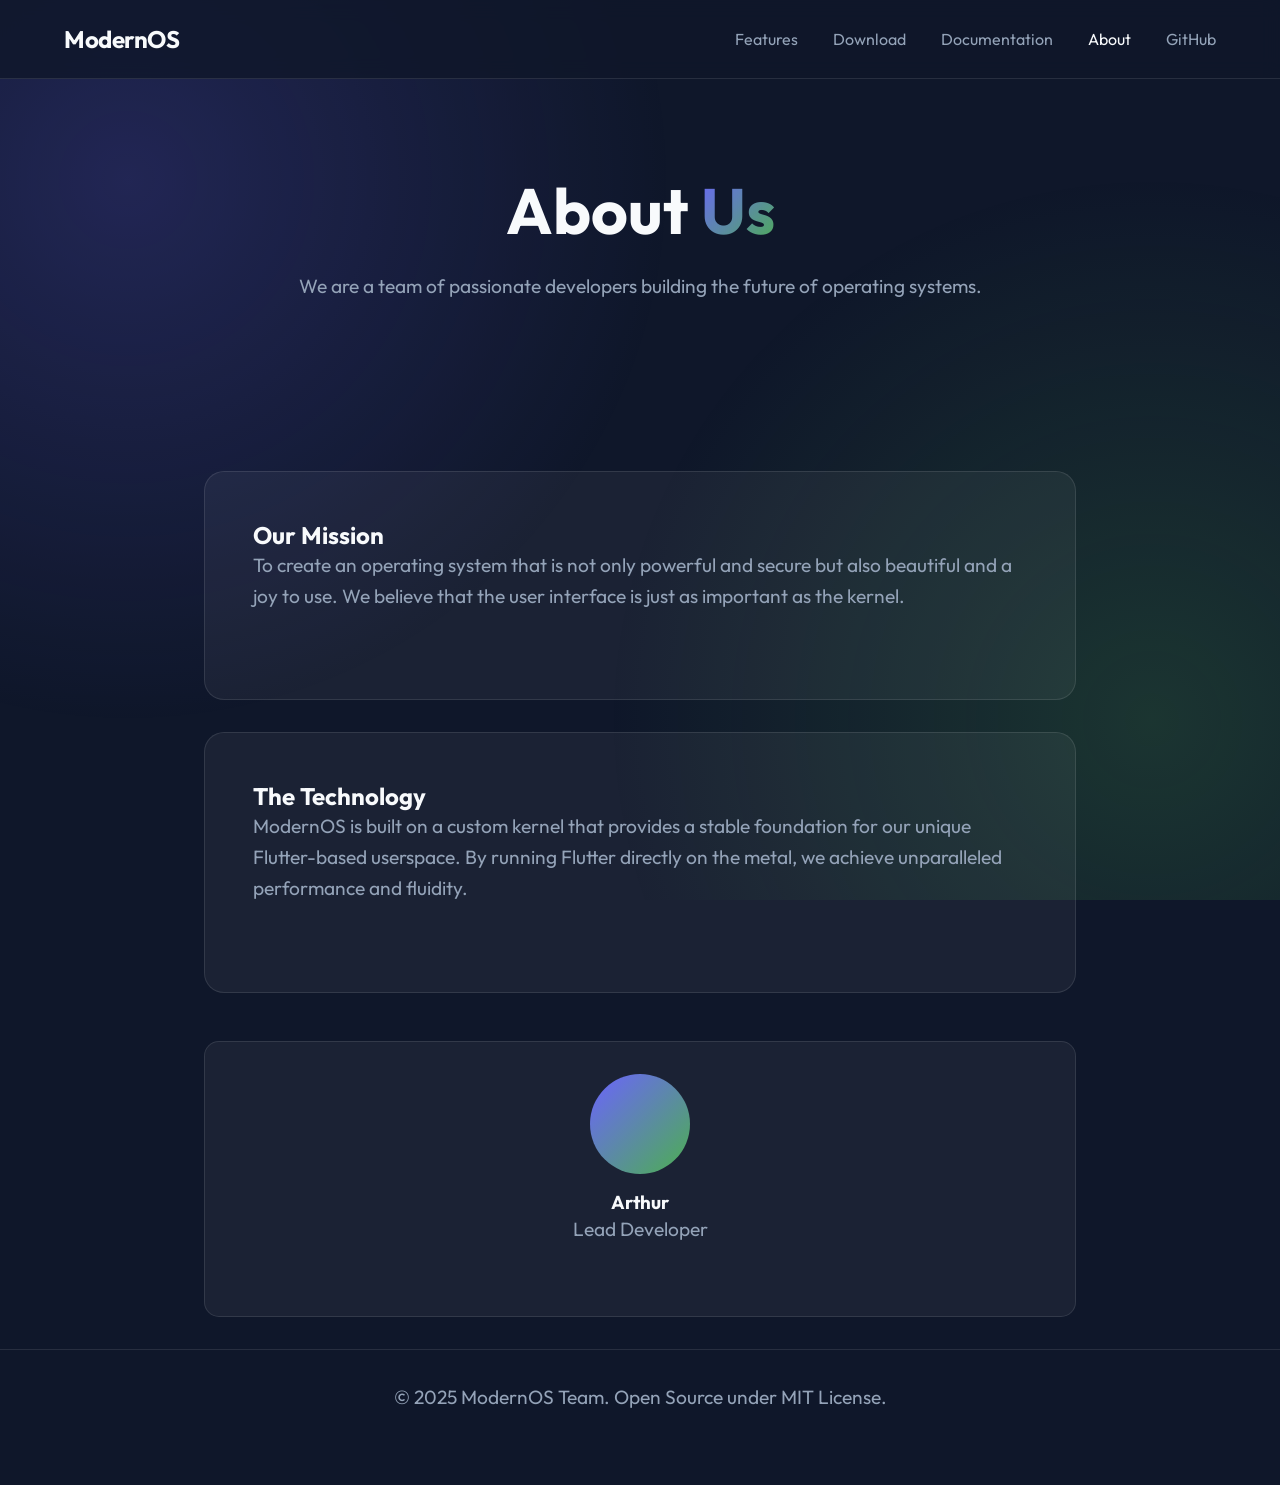
<file: about.html>
<!DOCTYPE html>
<html lang="en">

<head>
    <meta charset="UTF-8">
    <meta name="viewport" content="width=device-width, initial-scale=1.0">
    <title>About - ModernOS</title>
    <link rel="stylesheet" href="style.css">
    <link href="https://fonts.googleapis.com/css2?family=Outfit:wght@300;400;600;700&display=swap" rel="stylesheet">
</head>

<body>
    <div class="background-gradient"></div>

    <nav class="navbar">
        <div class="logo"><a href="index.html">ModernOS</a></div>
        <div class="nav-links">
            <a href="index.html#features">Features</a>
            <a href="index.html#download">Download</a>
            <a href="docs.html">Documentation</a>
            <a href="about.html" class="active">About</a>
            <a href="https://github.com/arthur/ModernOS-Cortex" class="github-link">GitHub</a>
        </div>
    </nav>

    <header class="hero small-hero">
        <div class="hero-content">
            <h1>About <span class="gradient-text">Us</span></h1>
            <p>We are a team of passionate developers building the future of operating systems.</p>
        </div>
    </header>

    <section class="about-section">
        <div class="about-card">
            <h2>Our Mission</h2>
            <p>To create an operating system that is not only powerful and secure but also beautiful and a joy to use.
                We believe that the user interface is just as important as the kernel.</p>
        </div>

        <div class="about-card">
            <h2>The Technology</h2>
            <p>ModernOS is built on a custom kernel that provides a stable foundation for our unique Flutter-based
                userspace. By running Flutter directly on the metal, we achieve unparalleled performance and fluidity.
            </p>
        </div>

        <div class="team-grid">
            <div class="team-member">
                <div class="avatar"></div>
                <h3>Arthur</h3>
                <p>Lead Developer</p>
            </div>
            <!-- Add more team members here -->
        </div>
    </section>

    <footer class="footer">
        <p>&copy; 2025 ModernOS Team. Open Source under MIT License.</p>
    </footer>
</body>

</html>
</file>
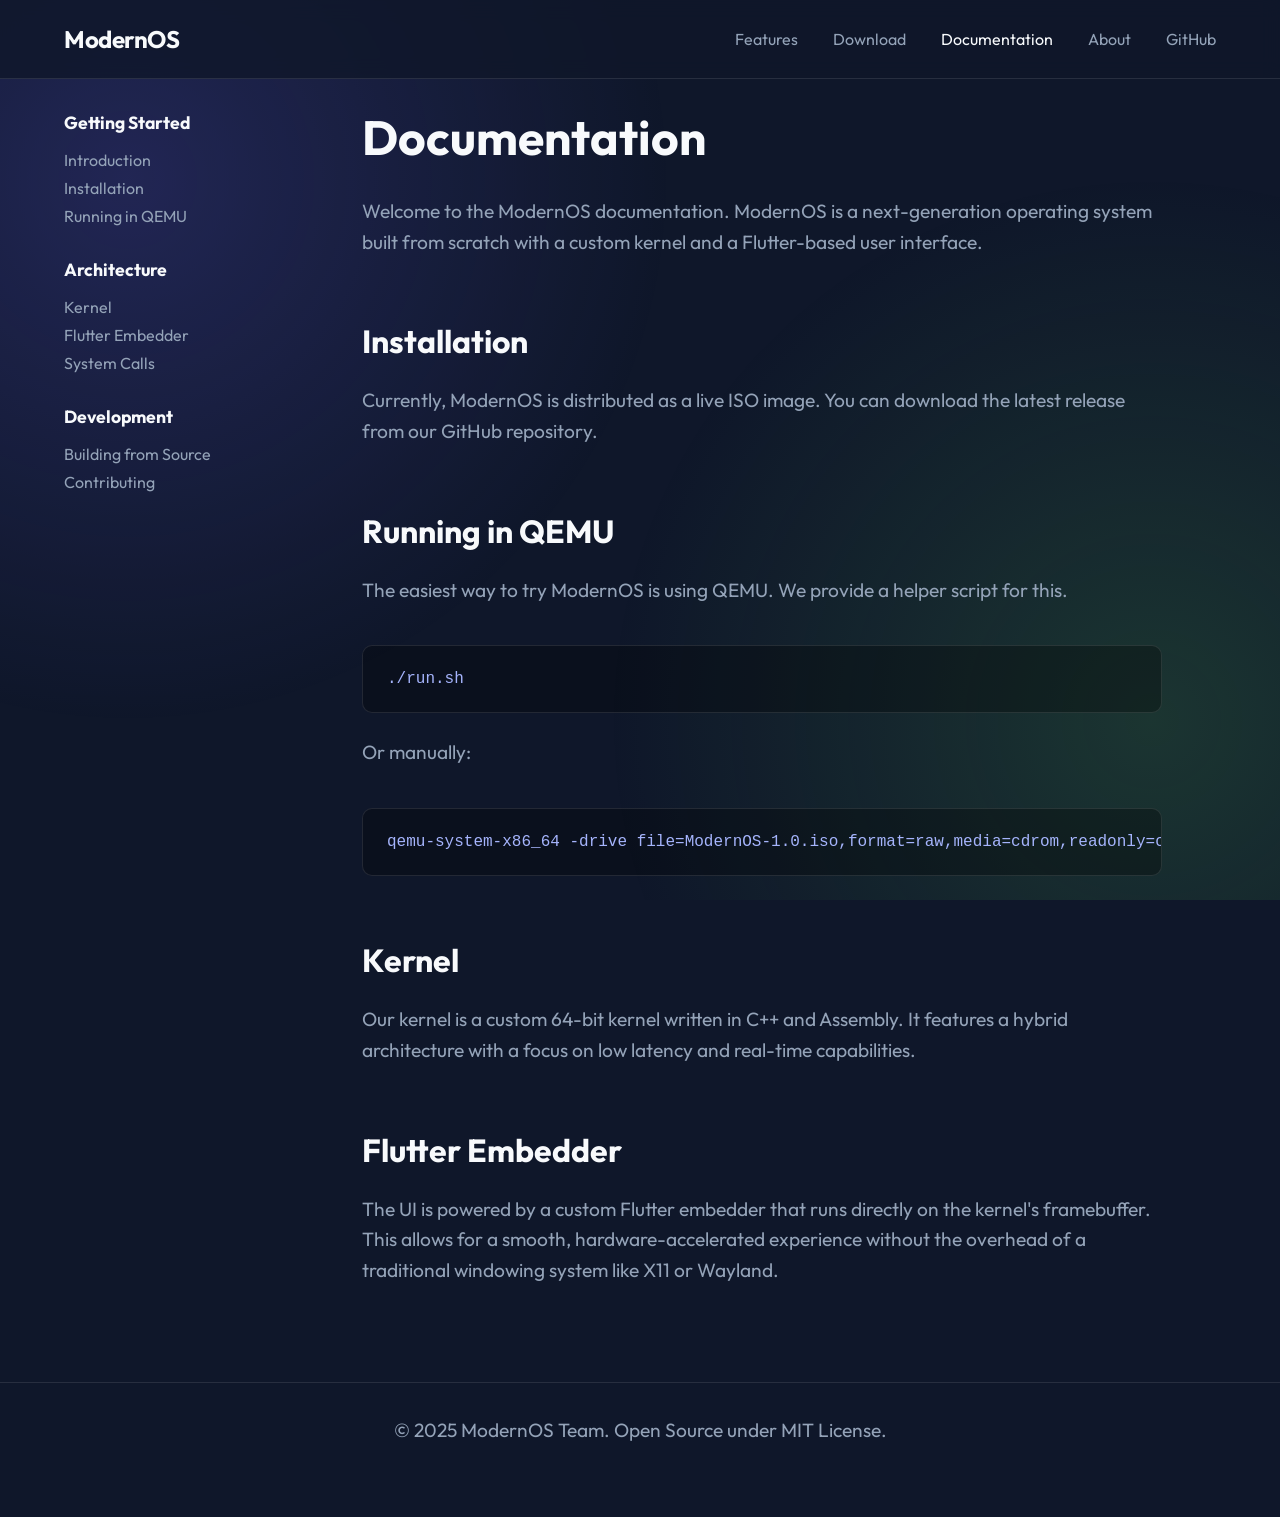
<file: docs.html>
<!DOCTYPE html>
<html lang="en">

<head>
    <meta charset="UTF-8">
    <meta name="viewport" content="width=device-width, initial-scale=1.0">
    <title>Documentation - ModernOS</title>
    <link rel="stylesheet" href="style.css">
    <link href="https://fonts.googleapis.com/css2?family=Outfit:wght@300;400;600;700&display=swap" rel="stylesheet">
</head>

<body>
    <div class="background-gradient"></div>

    <nav class="navbar">
        <div class="logo"><a href="index.html">ModernOS</a></div>
        <div class="nav-links">
            <a href="index.html#features">Features</a>
            <a href="index.html#download">Download</a>
            <a href="docs.html" class="active">Documentation</a>
            <a href="about.html">About</a>
            <a href="https://github.com/arthur/ModernOS-Cortex" class="github-link">GitHub</a>
        </div>
    </nav>

    <div class="docs-container">
        <aside class="sidebar">
            <h3>Getting Started</h3>
            <ul>
                <li><a href="#introduction">Introduction</a></li>
                <li><a href="#installation">Installation</a></li>
                <li><a href="#running">Running in QEMU</a></li>
            </ul>
            <h3>Architecture</h3>
            <ul>
                <li><a href="#kernel">Kernel</a></li>
                <li><a href="#flutter-embedder">Flutter Embedder</a></li>
                <li><a href="#system-calls">System Calls</a></li>
            </ul>
            <h3>Development</h3>
            <ul>
                <li><a href="#building">Building from Source</a></li>
                <li><a href="#contributing">Contributing</a></li>
            </ul>
        </aside>

        <main class="docs-content">
            <section id="introduction">
                <h1>Documentation</h1>
                <p>Welcome to the ModernOS documentation. ModernOS is a next-generation operating system built from
                    scratch with a custom kernel and a Flutter-based user interface.</p>
            </section>

            <section id="installation">
                <h2>Installation</h2>
                <p>Currently, ModernOS is distributed as a live ISO image. You can download the latest release from our
                    GitHub repository.</p>
            </section>

            <section id="running">
                <h2>Running in QEMU</h2>
                <p>The easiest way to try ModernOS is using QEMU. We provide a helper script for this.</p>
                <div class="code-block">
                    <pre><code>./run.sh</code></pre>
                </div>
                <p>Or manually:</p>
                <div class="code-block">
                    <pre><code>qemu-system-x86_64 -drive file=ModernOS-1.0.iso,format=raw,media=cdrom,readonly=on -m 256M -serial stdio -vga std</code></pre>
                </div>
            </section>

            <section id="kernel">
                <h2>Kernel</h2>
                <p>Our kernel is a custom 64-bit kernel written in C++ and Assembly. It features a hybrid architecture
                    with a focus on low latency and real-time capabilities.</p>
            </section>

            <section id="flutter-embedder">
                <h2>Flutter Embedder</h2>
                <p>The UI is powered by a custom Flutter embedder that runs directly on the kernel's framebuffer. This
                    allows for a smooth, hardware-accelerated experience without the overhead of a traditional windowing
                    system like X11 or Wayland.</p>
            </section>
        </main>
    </div>

    <footer class="footer">
        <p>&copy; 2025 ModernOS Team. Open Source under MIT License.</p>
    </footer>
</body>

</html>
</file>
<file: style.css>
:root {
    --primary: #6C63FF;
    --secondary: #4CAF50;
    --dark-bg: #0F172A;
    --glass-bg: rgba(255, 255, 255, 0.05);
    --glass-border: rgba(255, 255, 255, 0.1);
    --text-main: #F8FAFC;
    --text-muted: #94A3B8;
}

* {
    margin: 0;
    padding: 0;
    box-sizing: border-box;
}

body {
    font-family: 'Outfit', sans-serif;
    background-color: var(--dark-bg);
    color: var(--text-main);
    overflow-x: hidden;
}

.background-gradient {
    position: fixed;
    top: 0;
    left: 0;
    width: 100vw;
    height: 100vh;
    background: radial-gradient(circle at 10% 20%, rgba(108, 99, 255, 0.2) 0%, transparent 40%),
        radial-gradient(circle at 90% 80%, rgba(76, 175, 80, 0.2) 0%, transparent 40%);
    z-index: -1;
}

.navbar {
    display: flex;
    justify-content: space-between;
    align-items: center;
    padding: 1.5rem 5%;
    background: rgba(15, 23, 42, 0.8);
    backdrop-filter: blur(10px);
    position: sticky;
    top: 0;
    z-index: 100;
    border-bottom: 1px solid var(--glass-border);
}

.logo a {
    font-size: 1.5rem;
    font-weight: 700;
    letter-spacing: -0.5px;
    color: var(--text-main);
    text-decoration: none;
}

.nav-links a {
    color: var(--text-muted);
    text-decoration: none;
    margin-left: 2rem;
    transition: color 0.3s;
}

.nav-links a:hover,
.nav-links a.active {
    color: var(--text-main);
}

.hero {
    display: flex;
    align-items: center;
    justify-content: space-between;
    padding: 5rem 5%;
    min-height: 80vh;
}

.small-hero {
    min-height: 40vh;
    justify-content: center;
    text-align: center;
}

.small-hero .hero-content {
    max-width: 100%;
}

.hero-content {
    max-width: 50%;
}

h1 {
    font-size: 4rem;
    line-height: 1.1;
    margin-bottom: 1.5rem;
}

.gradient-text {
    background: linear-gradient(135deg, var(--primary), var(--secondary));
    -webkit-background-clip: text;
    background-clip: text;
    -webkit-text-fill-color: transparent;
}

p {
    font-size: 1.2rem;
    color: var(--text-muted);
    margin-bottom: 2.5rem;
    line-height: 1.6;
}

.cta-buttons {
    display: flex;
    gap: 1rem;
}

.btn {
    padding: 0.8rem 2rem;
    border-radius: 50px;
    text-decoration: none;
    font-weight: 600;
    transition: transform 0.2s, box-shadow 0.2s;
}

.btn.primary {
    background: var(--primary);
    color: white;
    box-shadow: 0 4px 15px rgba(108, 99, 255, 0.3);
}

.btn.secondary {
    background: transparent;
    border: 1px solid var(--glass-border);
    color: var(--text-main);
}

.btn:hover {
    transform: translateY(-2px);
}

.hero-image {
    width: 45%;
    display: flex;
    justify-content: center;
}

.glass-card {
    width: 100%;
    aspect-ratio: 16/10;
    background: var(--glass-bg);
    border: 1px solid var(--glass-border);
    border-radius: 20px;
    backdrop-filter: blur(20px);
    box-shadow: 0 20px 50px rgba(0, 0, 0, 0.3);
    display: flex;
    align-items: center;
    justify-content: center;
}

.screen-placeholder {
    display: flex;
    gap: 20px;
}

.app-icon {
    width: 60px;
    height: 60px;
    background: rgba(255, 255, 255, 0.1);
    border-radius: 15px;
}

.features {
    padding: 5rem 5%;
}

.features h2 {
    text-align: center;
    font-size: 2.5rem;
    margin-bottom: 3rem;
}

.feature-grid {
    display: grid;
    grid-template-columns: repeat(auto-fit, minmax(300px, 1fr));
    gap: 2rem;
}

.feature-card {
    background: var(--glass-bg);
    border: 1px solid var(--glass-border);
    padding: 2rem;
    border-radius: 15px;
    transition: transform 0.3s;
}

.feature-card:hover {
    transform: translateY(-5px);
    background: rgba(255, 255, 255, 0.08);
}

.feature-card h3 {
    margin-bottom: 1rem;
    color: var(--primary);
}

/* Documentation Styles */
.docs-container {
    display: flex;
    padding: 2rem 5%;
    gap: 3rem;
    min-height: 80vh;
}

.sidebar {
    width: 250px;
    flex-shrink: 0;
    position: sticky;
    top: 100px;
    height: fit-content;
}

.sidebar h3 {
    margin-bottom: 1rem;
    color: var(--text-main);
    font-size: 1.1rem;
}

.sidebar ul {
    list-style: none;
    margin-bottom: 2rem;
}

.sidebar li {
    margin-bottom: 0.5rem;
}

.sidebar a {
    color: var(--text-muted);
    text-decoration: none;
    transition: color 0.2s;
}

.sidebar a:hover {
    color: var(--primary);
}

.docs-content {
    flex-grow: 1;
    max-width: 800px;
}

.docs-content section {
    margin-bottom: 4rem;
}

.docs-content h1 {
    font-size: 3rem;
    margin-bottom: 2rem;
}

.docs-content h2 {
    font-size: 2rem;
    margin-bottom: 1.5rem;
    color: var(--text-main);
}

.code-block {
    background: rgba(0, 0, 0, 0.3);
    padding: 1.5rem;
    border-radius: 10px;
    margin-bottom: 1.5rem;
    border: 1px solid var(--glass-border);
    overflow-x: auto;
}

code {
    font-family: 'Courier New', Courier, monospace;
    color: #A5B4FC;
}

/* About Page Styles */
.about-section {
    padding: 2rem 5%;
    max-width: 1000px;
    margin: 0 auto;
}

.about-card {
    background: var(--glass-bg);
    border: 1px solid var(--glass-border);
    padding: 3rem;
    border-radius: 20px;
    margin-bottom: 2rem;
}

.team-grid {
    display: grid;
    grid-template-columns: repeat(auto-fit, minmax(200px, 1fr));
    gap: 2rem;
    margin-top: 3rem;
}

.team-member {
    text-align: center;
    background: var(--glass-bg);
    padding: 2rem;
    border-radius: 15px;
    border: 1px solid var(--glass-border);
}

.avatar {
    width: 100px;
    height: 100px;
    background: linear-gradient(135deg, var(--primary), var(--secondary));
    border-radius: 50%;
    margin: 0 auto 1rem;
}

.footer {
    text-align: center;
    padding: 2rem;
    border-top: 1px solid var(--glass-border);
    color: var(--text-muted);
    margin-top: auto;
}
</file>
